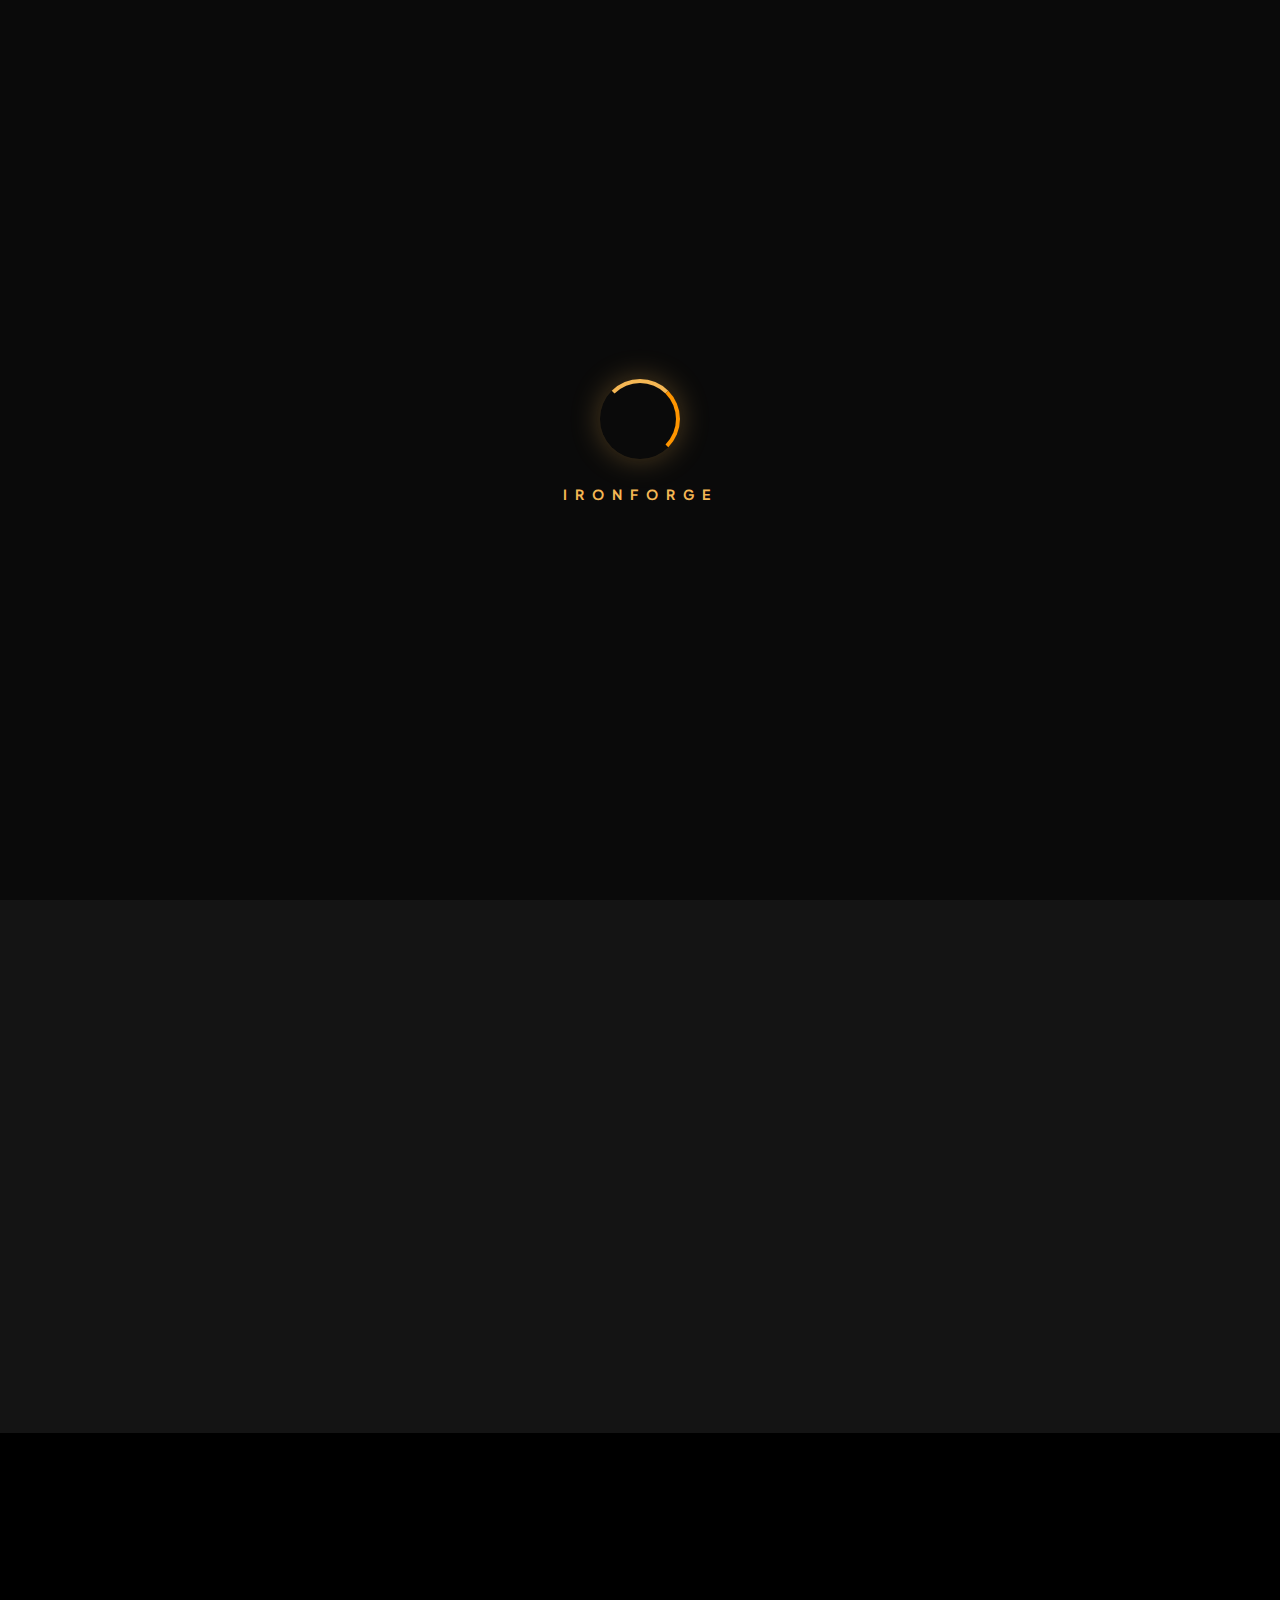
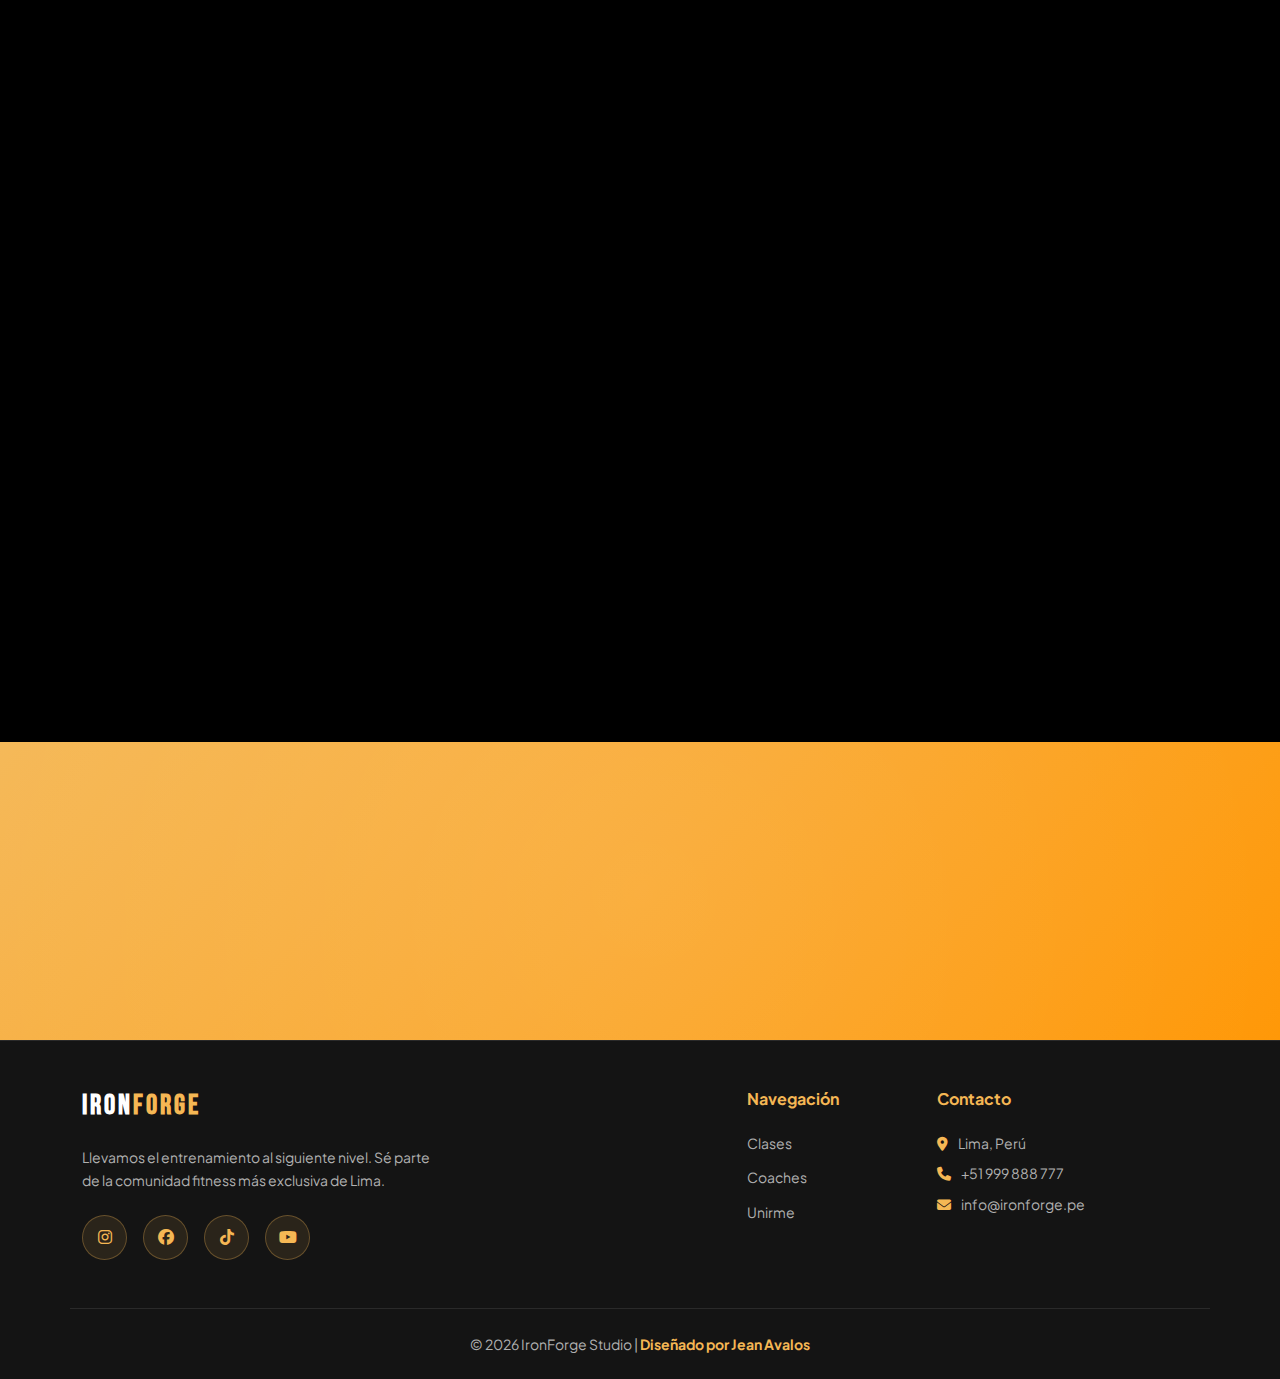
<file: index.html>
<!DOCTYPE html>
<html lang="es">
<head>
    <meta charset="UTF-8">
    <meta name="viewport" content="width=device-width, initial-scale=1.0">
    <title>IronForge Studio | High Performance Gym - Jean Avalos</title>
    
    <link rel="icon" type="image/png" href="data:image/svg+xml,<svg xmlns='http://www.w3.org/2000/svg' viewBox='0 0 100 100'><text y='.9em' font-size='90'>🔥</text></svg>">
    
    <link href="https://cdn.jsdelivr.net/npm/bootstrap@5.3.0/dist/css/bootstrap.min.css" rel="stylesheet">
    <link href="https://fonts.googleapis.com/css2?family=Plus+Jakarta+Sans:wght@400;600;700;800&family=Bebas+Neue&display=swap" rel="stylesheet">
    <link rel="stylesheet" href="https://cdnjs.cloudflare.com/ajax/libs/font-awesome/6.4.0/css/all.min.css">
    <link rel="stylesheet" href="style.css">
</head>
<body class="bg-black text-white">

    <!-- Preloader -->
    <div id="preloader">
        <div class="loader-content text-center">
            <div class="loader-ring"></div>
            <p class="mt-4 fw-bold text-uppercase small loader-text">IRONFORGE</p>
        </div>
    </div>

    <!-- Navigation -->
    <nav class="navbar navbar-expand-lg fixed-top nav-glass" id="mainNav">
        <div class="container">
            <a class="navbar-brand fw-bold fs-3 brand-logo" href="index.html">
                IRON<span class="text-accent">FORGE</span>
            </a>
            <button class="navbar-toggler border-0 shadow-none" type="button" data-bs-toggle="collapse" data-bs-target="#navbarNav">
                <span class="navbar-toggler-icon"></span>
            </button>

            <div class="collapse navbar-collapse" id="navbarNav">
                <ul class="navbar-nav ms-auto align-items-center">
                    <li class="nav-item"><a class="nav-link px-3 active" href="index.html">Inicio</a></li>
                    <li class="nav-item"><a class="nav-link px-3" href="clases.html">Clases</a></li>
                    <li class="nav-item"><a class="nav-link px-3" href="entrenadores.html">Coaches</a></li>
                    <li class="nav-item"><a class="nav-link px-3" href="contacto.html">Contacto</a></li>
                    <li class="nav-item ms-lg-4">
                        <a class="btn btn-accent btn-pill px-4 py-2" href="contacto.html">
                            <span>PRUEBA GRATIS</span>
                            <i class="fas fa-arrow-right ms-2"></i>
                        </a>
                    </li>
                </ul>
            </div>
        </div>
    </nav>

    <!-- Hero Section -->
    <header class="hero-fitness d-flex align-items-center position-relative overflow-hidden">
        <div class="hero-overlay"></div>
        <div class="particles-bg" id="particles"></div>
        
        <div class="container text-center text-lg-start position-relative">
            <div class="row align-items-center">
                <div class="col-lg-7">
                    <span class="badge-modern mb-3" data-aos="fade-up">
                        <i class="fas fa-fire me-2"></i>Sin Excusas, Solo Resultados
                    </span>
                    <h1 class="display-1 fw-bold mb-4 hero-title" data-aos="fade-up" data-aos-delay="100">
                        FORJA TU MEJOR <br> <span class="text-accent glow-text">VERSIÓN</span>
                    </h1>
                    <p class="lead text-white-50 mb-5" data-aos="fade-up" data-aos-delay="200">
                        Entrenamiento de élite y nutrición personalizada bajo la metodología de <strong class="text-accent">Jean Avalos</strong>. El cambio empieza hoy.
                    </p>
                    <div class="d-flex flex-column flex-sm-row gap-3" data-aos="fade-up" data-aos-delay="300">
                        <a href="clases.html" class="btn btn-accent btn-pill px-5 py-3 btn-hover-effect">
                            <span>EMPEZAR AHORA</span>
                            <i class="fas fa-bolt ms-2"></i>
                        </a>
                        <a href="#planes" class="btn btn-outline-light btn-pill px-5 py-3 btn-hover-effect">
                            <span>VER PLANES</span>
                            <i class="fas fa-chevron-down ms-2"></i>
                        </a>
                    </div>
                </div>
                <div class="col-lg-5 d-none d-lg-block" data-aos="fade-left" data-aos-delay="400">
                    <div class="hero-stats-card">
                        <div class="stat-item">
                            <h3 class="display-4 fw-bold text-accent mb-0 counter" data-target="500">0</h3>
                            <p class="text-white-50 small mb-0">Miembros Activos</p>
                        </div>
                        <div class="stat-item">
                            <h3 class="display-4 fw-bold text-accent mb-0 counter" data-target="15">0</h3>
                            <p class="text-white-50 small mb-0">Coaches Certificados</p>
                        </div>
                        <div class="stat-item">
                            <h3 class="display-4 fw-bold text-accent mb-0 counter" data-target="98">0</h3>
                            <p class="text-white-50 small mb-0">% Satisfacción</p>
                        </div>
                    </div>
                </div>
            </div>
        </div>
        
        <div class="scroll-indicator">
            <div class="mouse"></div>
        </div>
    </header>

    <!-- Features Section -->
    <section class="py-5 bg-dark-custom position-relative">
        <div class="container py-lg-5">
            <div class="row g-4">
                <div class="col-md-4" data-aos="fade-up">
                    <div class="feature-card">
                        <div class="feature-icon">
                            <i class="fas fa-dumbbell"></i>
                        </div>
                        <h4 class="fw-bold mb-3">Equipamiento Top</h4>
                        <p class="text-white-50 small">Máquinas de última generación y zonas de peso libre diseñadas para el máximo rendimiento.</p>
                        <div class="feature-line"></div>
                    </div>
                </div>
                <div class="col-md-4" data-aos="fade-up" data-aos-delay="100">
                    <div class="feature-card">
                        <div class="feature-icon">
                            <i class="fas fa-user-ninja"></i>
                        </div>
                        <h4 class="fw-bold mb-3">Coaches Certificados</h4>
                        <p class="text-white-50 small">Asesoría constante por expertos en biomecánica y alto rendimiento deportivo.</p>
                        <div class="feature-line"></div>
                    </div>
                </div>
                <div class="col-md-4" data-aos="fade-up" data-aos-delay="200">
                    <div class="feature-card">
                        <div class="feature-icon">
                            <i class="fas fa-apple-alt"></i>
                        </div>
                        <h4 class="fw-bold mb-3">Plan Nutricional</h4>
                        <p class="text-white-50 small">Dietas personalizadas que se adaptan a tu ritmo de vida y objetivos específicos.</p>
                        <div class="feature-line"></div>
                    </div>
                </div>
            </div>
        </div>
    </section>

    <!-- Pricing Section -->
    <section class="py-5 position-relative" id="planes">
        <div class="container py-lg-5">
            <div class="text-center mb-5" data-aos="fade-up">
                <span class="badge-modern mb-3">
                    <i class="fas fa-crown me-2"></i>Elige tu nivel
                </span>
                <h2 class="display-4 fw-bold section-title">
                    PLANES DE <span class="text-accent glow-text">MEMBRESÍA</span>
                </h2>
                <p class="text-white-50">Elige el nivel de compromiso que tu cuerpo merece.</p>
            </div>
            
            <div class="row g-4 justify-content-center">
                <!-- Plan Basic -->
                <div class="col-lg-4 col-md-6" data-aos="fade-up" data-aos-delay="100">
                    <div class="pricing-card pricing-basic">
                        <div class="pricing-header">
                            <h5 class="text-uppercase small mb-3 text-white-50">Plan Basic</h5>
                            <div class="pricing-amount">
                                <span class="currency">S/</span>
                                <span class="price">120</span>
                                <span class="period">/mes</span>
                            </div>
                        </div>
                        <ul class="pricing-features">
                            <li><i class="fas fa-check"></i> Acceso total al Gym</li>
                            <li><i class="fas fa-check"></i> Evaluación inicial</li>
                            <li class="disabled"><i class="fas fa-times"></i> Nutrición personalizada</li>
                            <li class="disabled"><i class="fas fa-times"></i> Entrenador Personal</li>
                        </ul>
                        <button class="btn btn-outline-accent btn-pill w-100 btn-hover-effect">
                            <span>ELEGIR PLAN</span>
                        </button>
                    </div>
                </div>
                
                <!-- Plan Elite -->
                <div class="col-lg-4 col-md-6" data-aos="fade-up" data-aos-delay="200">
                    <div class="pricing-card pricing-elite">
                        <span class="pricing-badge">
                            <i class="fas fa-star me-2"></i>RECOMENDADO
                        </span>
                        <div class="pricing-header">
                            <h5 class="text-uppercase small mb-3 fw-bold">Plan Elite</h5>
                            <div class="pricing-amount">
                                <span class="currency">S/</span>
                                <span class="price">250</span>
                                <span class="period">/mes</span>
                            </div>
                        </div>
                        <ul class="pricing-features">
                            <li><i class="fas fa-check"></i> Acceso 24/7</li>
                            <li><i class="fas fa-check"></i> Clases grupales ilimitadas</li>
                            <li><i class="fas fa-check"></i> Plan de Nutrición Pro</li>
                            <li><i class="fas fa-check"></i> 4 sesiones con Coach</li>
                        </ul>
                        <button class="btn btn-dark btn-pill w-100 py-3 fw-bold btn-hover-effect">
                            <span>SUSCRIBIRME AHORA</span>
                            <i class="fas fa-arrow-right ms-2"></i>
                        </button>
                    </div>
                </div>
            </div>
        </div>
    </section>

    <!-- CTA Section -->
    <section class="py-5 bg-gradient-accent">
        <div class="container py-5">
            <div class="row align-items-center">
                <div class="col-lg-8" data-aos="fade-right">
                    <h2 class="display-5 fw-bold mb-3">¿Listo para transformarte?</h2>
                    <p class="lead mb-0">Únete a la comunidad fitness más exclusiva de Lima y alcanza tus metas.</p>
                </div>
                <div class="col-lg-4 text-lg-end mt-4 mt-lg-0" data-aos="fade-left">
                    <a href="contacto.html" class="btn btn-dark btn-pill px-5 py-3 btn-hover-effect">
                        <span>AGENDA TU PRUEBA</span>
                        <i class="fas fa-calendar-check ms-2"></i>
                    </a>
                </div>
            </div>
        </div>
    </section>

    <!-- Footer -->
    <footer class="bg-dark-custom pt-5 pb-4">
        <div class="container">
            <div class="row g-4 border-bottom border-secondary pb-5">
                <div class="col-lg-4">
                    <h3 class="fw-bold mb-4 brand-logo">
                        IRON<span class="text-accent">FORGE</span>
                    </h3>
                    <p class="text-white-50 small mb-4">
                        Llevamos el entrenamiento al siguiente nivel. Sé parte de la comunidad fitness más exclusiva de Lima.
                    </p>
                    <div class="social-links">
                        <a href="#" class="social-link"><i class="fab fa-instagram"></i></a>
                        <a href="#" class="social-link"><i class="fab fa-facebook"></i></a>
                        <a href="#" class="social-link"><i class="fab fa-tiktok"></i></a>
                        <a href="#" class="social-link"><i class="fab fa-youtube"></i></a>
                    </div>
                </div>
                <div class="col-lg-2 ms-auto">
                    <h6 class="fw-bold mb-4 text-accent">Navegación</h6>
                    <ul class="list-unstyled small footer-links">
                        <li><a href="clases.html">Clases</a></li>
                        <li><a href="entrenadores.html">Coaches</a></li>
                        <li><a href="contacto.html">Unirme</a></li>
                    </ul>
                </div>
                <div class="col-lg-3">
                    <h6 class="fw-bold mb-4 text-accent">Contacto</h6>
                    <ul class="list-unstyled small text-white-50">
                        <li class="mb-2"><i class="fas fa-map-marker-alt text-accent me-2"></i> Lima, Perú</li>
                        <li class="mb-2"><i class="fas fa-phone text-accent me-2"></i> +51 999 888 777</li>
                        <li class="mb-2"><i class="fas fa-envelope text-accent me-2"></i> info@ironforge.pe</li>
                    </ul>
                </div>
            </div>
            <div class="pt-4 text-center">
                <p class="small text-white-50 mb-0">
                    &copy; 2026 IronForge Studio | <strong class="text-accent">Diseñado por Jean Avalos</strong>
                </p>
            </div>
        </div>
    </footer>

    <!-- Scroll to Top Button -->
    <button id="scrollTopBtn" class="scroll-top-btn">
        <i class="fas fa-arrow-up"></i>
    </button>

    <script src="https://cdn.jsdelivr.net/npm/bootstrap@5.3.0/dist/js/bootstrap.bundle.min.js"></script>
    <script src="https://unpkg.com/aos@2.3.1/dist/aos.js"></script>
    <link href="https://unpkg.com/aos@2.3.1/dist/aos.css" rel="stylesheet">
    <script src="main.js"></script>
</body>

</html>
</file>
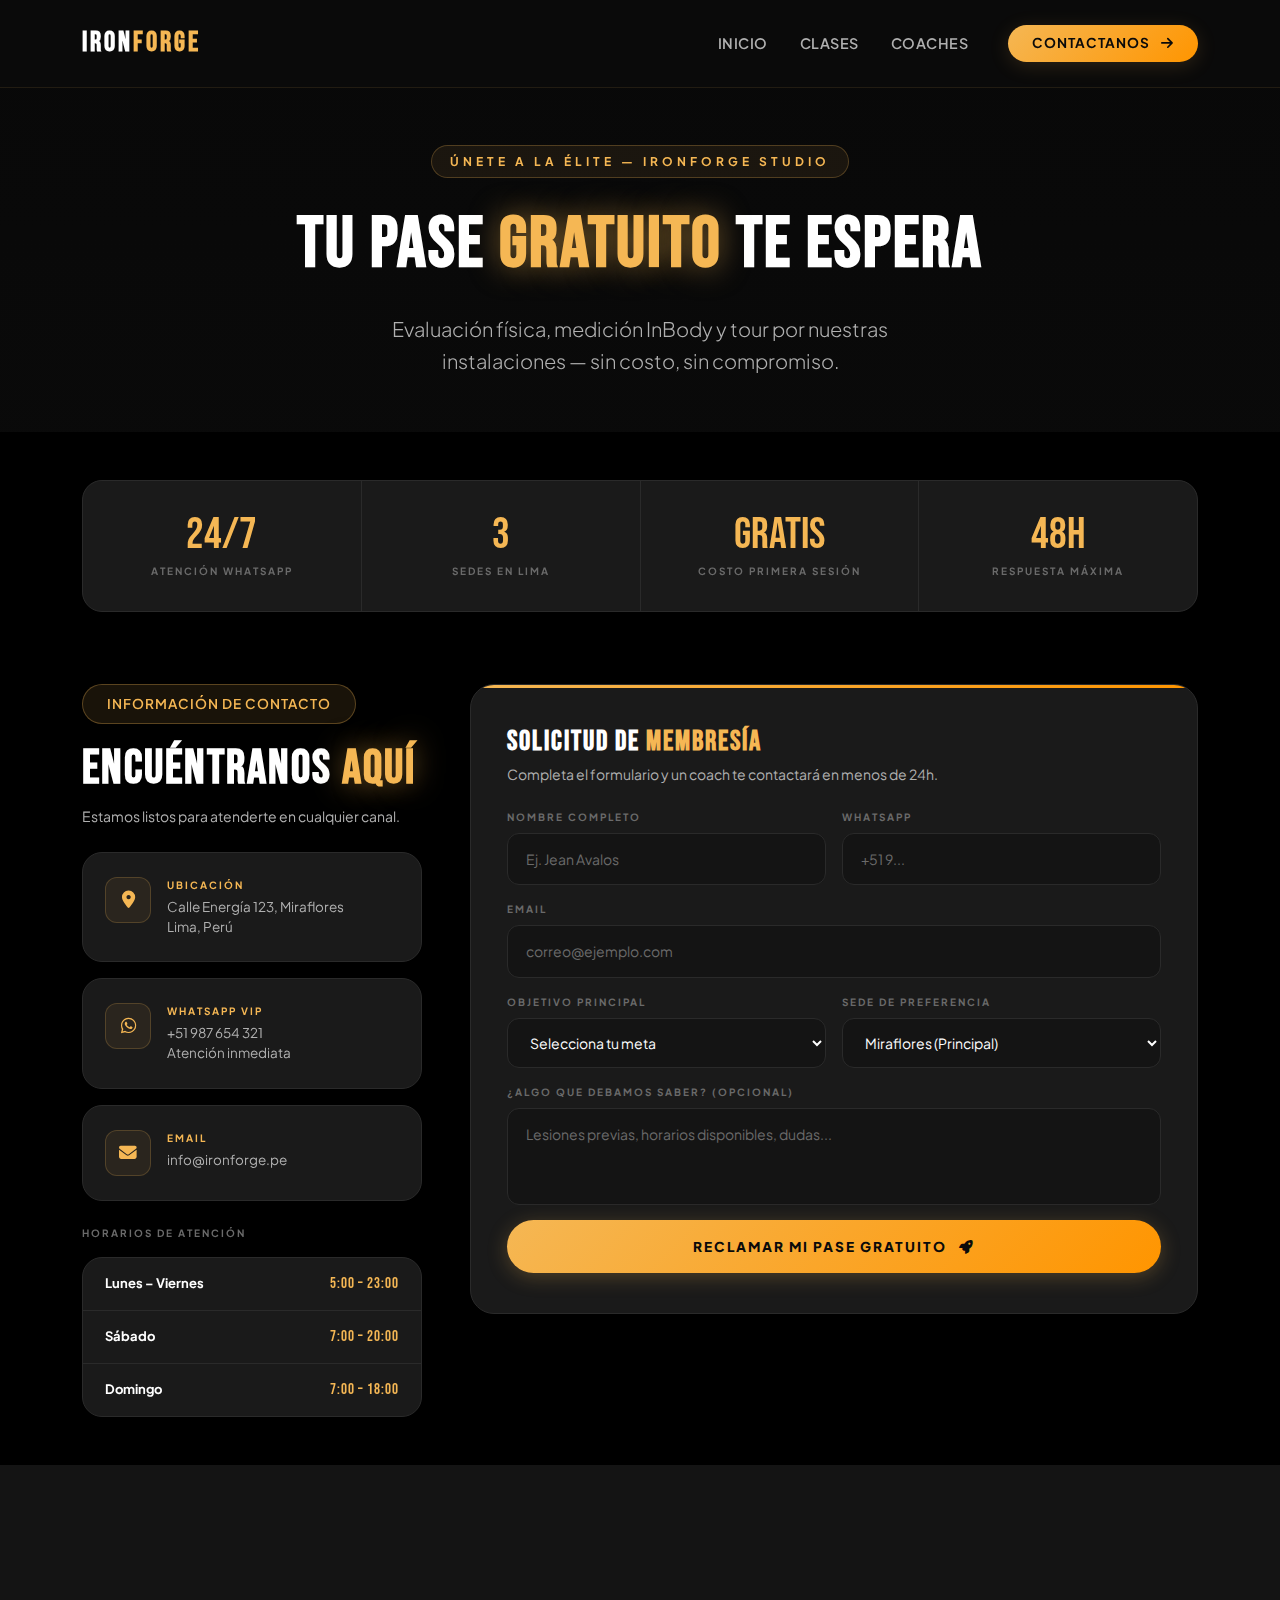
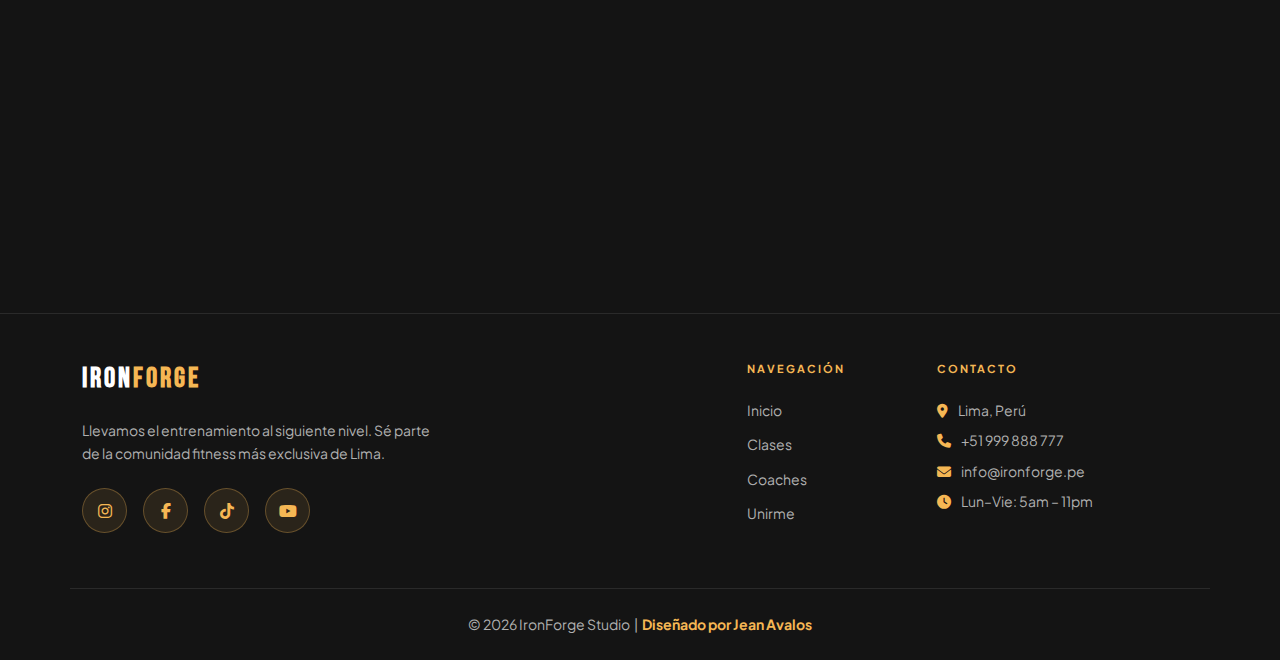
<file: contacto.html>
<!DOCTYPE html>
<html lang="es">
<head>
    <meta charset="UTF-8">
    <meta name="viewport" content="width=device-width, initial-scale=1.0">
    <title>IronForge Studio | Contacto - Jean Avalos</title>

    <link rel="icon" href="data:image/svg+xml,<svg xmlns='http://www.w3.org/2000/svg' viewBox='0 0 100 100'><text y='.9em' font-size='90'>🔥</text></svg>">

    <link href="https://cdn.jsdelivr.net/npm/bootstrap@5.3.0/dist/css/bootstrap.min.css" rel="stylesheet">
    <link href="https://fonts.googleapis.com/css2?family=Bebas+Neue&family=Plus+Jakarta+Sans:wght@400;600;700;800&display=swap" rel="stylesheet">
    <link rel="stylesheet" href="https://cdnjs.cloudflare.com/ajax/libs/font-awesome/6.4.0/css/all.min.css">
    <link href="https://unpkg.com/aos@2.3.1/dist/aos.css" rel="stylesheet">
    <link rel="stylesheet" href="style.css">

    <style>
        /* ── HERO ─────────────────────────────────── */
        .contact-hero {
            min-height: 48vh;
            background:
                linear-gradient(to bottom, rgba(10,10,10,0.82) 0%, rgba(10,10,10,0.97) 100%),
                url('https://images.unsplash.com/photo-1571019613576-2b22c76fd955?w=1920&q=80') center/cover no-repeat;
            display: flex;
            align-items: center;
            padding-top: 90px;
        }
        .contact-hero .eyebrow {
            display: inline-block;
            font-size: 0.75rem; font-weight: 700;
            letter-spacing: 4px; text-transform: uppercase;
            color: var(--accent-primary);
            background: rgba(245,183,84,0.08);
            border: 1px solid rgba(245,183,84,0.25);
            padding: 6px 18px; border-radius: 50px;
            margin-bottom: 1.5rem;
        }

        /* ── INFO CARDS IZQUIERDA ─────────────────── */
        .info-card {
            background: var(--card-bg);
            border: 1px solid var(--border-color);
            border-radius: 20px;
            padding: 24px 22px;
            display: flex;
            align-items: flex-start;
            gap: 16px;
            transition: all var(--transition-base);
            margin-bottom: 16px;
            position: relative;
            overflow: hidden;
        }
        .info-card::before {
            content: '';
            position: absolute; top: -2px; left: -2px; right: -2px; bottom: -2px;
            background: var(--accent-gradient);
            border-radius: 22px;
            opacity: 0;
            z-index: -1;
            transition: opacity var(--transition-base);
        }
        .info-card:hover { transform: translateX(6px); }
        .info-card:hover::before { opacity: 1; }

        .info-icon {
            width: 46px; height: 46px;
            background: rgba(245,183,84,0.08);
            border: 1px solid rgba(245,183,84,0.2);
            border-radius: 12px;
            display: flex; align-items: center; justify-content: center;
            flex-shrink: 0;
            transition: all var(--transition-base);
        }
        .info-icon i { font-size: 1.1rem; color: var(--accent-primary); }
        .info-card:hover .info-icon { background: var(--accent-gradient); border-color: transparent; }
        .info-card:hover .info-icon i { color: var(--primary-bg); }

        .info-title {
            font-size: 10px; font-weight: 700;
            letter-spacing: 2px; text-transform: uppercase;
            color: var(--accent-primary);
            margin-bottom: 4px;
        }
        .info-text {
            font-size: 13.5px;
            color: var(--text-secondary);
            margin: 0; line-height: 1.5;
        }

        /* ── HORARIO STRIP ────────────────────────── */
        .horario-strip {
            background: var(--card-bg);
            border: 1px solid var(--border-color);
            border-radius: 20px;
            overflow: hidden;
        }
        .horario-row {
            display: flex;
            justify-content: space-between;
            align-items: center;
            padding: 14px 22px;
            border-bottom: 1px solid var(--border-color);
            font-size: 13px;
            transition: background var(--transition-fast);
        }
        .horario-row:last-child { border-bottom: none; }
        .horario-row:hover { background: rgba(245,183,84,0.04); }
        .horario-day { font-weight: 700; color: var(--text-primary); }
        .horario-time { color: var(--accent-primary); font-family: 'Bebas Neue', cursive; font-size: 15px; letter-spacing: 1px; }

        /* ── FORM CARD ────────────────────────────── */
        .form-card {
            background: var(--card-bg);
            border: 1px solid var(--border-color);
            border-radius: 24px;
            padding: 40px 36px;
            position: relative;
            overflow: hidden;
        }
        .form-card::before {
            content: '';
            position: absolute; top: 0; left: 0; right: 0;
            height: 3px;
            background: var(--accent-gradient);
        }

        /* Inputs estilizados */
        .form-label-custom {
            font-size: 10px; font-weight: 700;
            letter-spacing: 2px; text-transform: uppercase;
            color: var(--text-muted);
            margin-bottom: 8px;
            display: block;
        }
        .form-control-custom,
        .form-select-custom {
            background: var(--secondary-bg) !important;
            border: 1px solid var(--border-color) !important;
            border-radius: 12px !important;
            color: var(--text-primary) !important;
            padding: 14px 18px !important;
            font-size: 14px !important;
            transition: all var(--transition-base) !important;
            box-shadow: none !important;
            width: 100%;
        }
        .form-control-custom:focus,
        .form-select-custom:focus {
            border-color: rgba(245,183,84,0.5) !important;
            background: var(--card-bg) !important;
            box-shadow: 0 0 0 3px rgba(245,183,84,0.08) !important;
            outline: none;
        }
        .form-control-custom::placeholder { color: var(--text-muted) !important; }
        .form-select-custom option { background: var(--secondary-bg); color: var(--text-primary); }

        /* Submit btn glow */
        .btn-submit-glow {
            background: var(--accent-gradient);
            border: none;
            color: var(--primary-bg);
            font-weight: 800;
            letter-spacing: 2px;
            text-transform: uppercase;
            font-size: 0.85rem;
            padding: 16px 32px;
            border-radius: 50px;
            width: 100%;
            transition: all var(--transition-base);
            box-shadow: 0 4px 20px rgba(245,183,84,0.25);
            position: relative;
            overflow: hidden;
        }
        .btn-submit-glow:hover {
            transform: translateY(-3px);
            box-shadow: 0 8px 30px rgba(245,183,84,0.4);
            color: var(--primary-bg);
        }
        .btn-submit-glow::before {
            content: '';
            position: absolute; top: 50%; left: 50%;
            width: 0; height: 0;
            border-radius: 50%;
            background: rgba(255,255,255,0.2);
            transform: translate(-50%, -50%);
            transition: width 0.6s, height 0.6s;
        }
        .btn-submit-glow:hover::before { width: 400px; height: 400px; }
        .btn-submit-glow span, .btn-submit-glow i { position: relative; z-index: 1; }

        /* Success state */
        .form-success {
            display: none;
            text-align: center;
            padding: 48px 24px;
        }
        .form-success .success-icon {
            width: 72px; height: 72px;
            background: rgba(245,183,84,0.1);
            border: 2px solid var(--accent-primary);
            border-radius: 50%;
            display: flex; align-items: center; justify-content: center;
            margin: 0 auto 20px;
            font-size: 2rem;
            color: var(--accent-primary);
        }

        /* ── MAPA ─────────────────────────────────── */
        .map-wrapper {
            border-radius: 20px;
            overflow: hidden;
            border: 1px solid var(--border-color);
            height: 100%;
            min-height: 360px;
        }
        .map-wrapper iframe {
            display: block;
            width: 100%; height: 100%;
            border: 0;
            filter: invert(90%) hue-rotate(180deg) saturate(0.8);
        }

        /* ── FAQ ACCORDION ────────────────────────── */
        .faq-card {
            background: var(--card-bg);
            border: 1px solid var(--border-color);
            border-radius: 20px;
            overflow: hidden;
            height: 100%;
        }
        .faq-header {
            padding: 28px 28px 0;
        }
        .accordion-item {
            background: transparent !important;
            border: none !important;
            border-bottom: 1px solid var(--border-color) !important;
        }
        .accordion-item:last-child { border-bottom: none !important; }
        .accordion-button {
            background: transparent !important;
            color: var(--text-primary) !important;
            font-weight: 700 !important;
            font-size: 14px !important;
            padding: 18px 28px !important;
            box-shadow: none !important;
        }
        .accordion-button:not(.collapsed) { color: var(--accent-primary) !important; }
        .accordion-button::after {
            filter: invert(1) sepia(1) saturate(2) hue-rotate(10deg);
        }
        .accordion-body {
            font-size: 13.5px;
            color: var(--text-secondary);
            line-height: 1.65;
            padding: 0 28px 20px !important;
        }

        /* ── VALORES STRIP ────────────────────────── */
        .values-strip {
            display: grid;
            grid-template-columns: repeat(4, 1fr);
            gap: 1px;
            background: var(--border-color);
            border: 1px solid var(--border-color);
            border-radius: 20px;
            overflow: hidden;
        }
        .value-cell {
            background: var(--card-bg);
            padding: 32px 24px;
            text-align: center;
            transition: background var(--transition-base);
        }
        .value-cell:hover { background: var(--secondary-bg); }
        .value-num {
            font-family: 'Bebas Neue', cursive;
            font-size: 44px; color: var(--accent-primary);
            line-height: 1;
        }
        .value-label {
            font-size: 10px; font-weight: 700;
            letter-spacing: 2px; text-transform: uppercase;
            color: var(--text-muted); margin-top: 6px;
        }

        /* ── RESPONSIVE ───────────────────────────── */
        @media (max-width: 991px) {
            .values-strip { grid-template-columns: repeat(2, 1fr); }
            .form-card { padding: 32px 24px; }
            .map-wrapper { min-height: 280px; }
        }
        @media (max-width: 640px) {
            .values-strip { grid-template-columns: repeat(2, 1fr); }
            .form-card { padding: 28px 20px; }
        }
    </style>
</head>
<body class="bg-black text-white">

    <!-- Preloader -->
    <div id="preloader">
        <div class="loader-content text-center">
            <div class="loader-ring"></div>
            <p class="mt-4 fw-bold text-uppercase small loader-text">IRONFORGE</p>
        </div>
    </div>

    <!-- Navigation -->
    <nav class="navbar navbar-expand-lg fixed-top nav-glass" id="mainNav">
        <div class="container">
            <a class="navbar-brand fw-bold fs-3 brand-logo" href="index.html">
                IRON<span class="text-accent">FORGE</span>
            </a>
            <button class="navbar-toggler border-0 shadow-none" type="button" data-bs-toggle="collapse" data-bs-target="#navbarNav">
                <span class="navbar-toggler-icon"></span>
            </button>
            <div class="collapse navbar-collapse" id="navbarNav">
                <ul class="navbar-nav ms-auto align-items-center">
                    <li class="nav-item"><a class="nav-link px-3" href="index.html">Inicio</a></li>
                    <li class="nav-item"><a class="nav-link px-3" href="clases.html">Clases</a></li>
                    <li class="nav-item"><a class="nav-link px-3" href="entrenadores.html">Coaches</a></li>
                    <li class="nav-item ms-lg-4">
                        <a class="btn btn-accent btn-pill btn-hover-effect px-4 py-2" href="contacto.html">
                            <span>CONTACTANOS</span>
                            <i class="fas fa-arrow-right ms-2"></i>
                        </a>
                    </li>
                </ul>
            </div>
        </div>
    </nav>

    <!-- Hero -->
    <header class="contact-hero">
        <div class="container">
            <div class="row justify-content-center text-center">
                <div class="col-lg-8">
                    <span class="eyebrow" data-aos="fade-down">Únete a la élite — IronForge Studio</span>
                    <h1 class="section-title display-2 fw-bold mb-4" data-aos="fade-up" data-aos-delay="100">
                        TU PASE <span class="text-accent glow-text">GRATUITO</span> TE ESPERA
                    </h1>
                    <p class="text-white-50 lead mb-0" data-aos="fade-up" data-aos-delay="200" style="max-width:560px; margin:0 auto;">
                        Evaluación física, medición InBody y tour por nuestras instalaciones — sin costo, sin compromiso.
                    </p>
                </div>
            </div>
        </div>
    </header>

    <!-- Stats strip -->
    <section class="py-5">
        <div class="container" data-aos="fade-up">
            <div class="values-strip">
                <div class="value-cell">
                    <div class="value-num">24/7</div>
                    <div class="value-label">Atención WhatsApp</div>
                </div>
                <div class="value-cell">
                    <div class="value-num">3</div>
                    <div class="value-label">Sedes en Lima</div>
                </div>
                <div class="value-cell">
                    <div class="value-num">Gratis</div>
                    <div class="value-label">Costo Primera Sesión</div>
                </div>
                <div class="value-cell">
                    <div class="value-num">48h</div>
                    <div class="value-label">Respuesta Máxima</div>
                </div>
            </div>
        </div>
    </section>

    <!-- Main contact section -->
    <section class="py-4 pb-5">
        <div class="container">
            <div class="row g-5 align-items-start">

                <!-- Columna izquierda: info + horarios -->
                <div class="col-lg-4" data-aos="fade-right">
                    <div class="mb-4">
                        <span class="badge-modern mb-3 d-inline-block">Información de contacto</span>
                        <h2 class="section-title display-5 fw-bold mb-2">
                            ENCUÉNTRANOS <span class="text-accent glow-text">AQUÍ</span>
                        </h2>
                        <p class="text-white-50 small">Estamos listos para atenderte en cualquier canal.</p>
                    </div>

                    <div class="info-card">
                        <div class="info-icon"><i class="fas fa-location-dot"></i></div>
                        <div>
                            <p class="info-title">Ubicación</p>
                            <p class="info-text">Calle Energía 123, Miraflores<br>Lima, Perú</p>
                        </div>
                    </div>
                    <div class="info-card">
                        <div class="info-icon"><i class="fab fa-whatsapp"></i></div>
                        <div>
                            <p class="info-title">WhatsApp VIP</p>
                            <p class="info-text">+51 987 654 321<br>Atención inmediata</p>
                        </div>
                    </div>
                    <div class="info-card">
                        <div class="info-icon"><i class="fas fa-envelope"></i></div>
                        <div>
                            <p class="info-title">Email</p>
                            <p class="info-text">info@ironforge.pe</p>
                        </div>
                    </div>

                    <!-- Horarios -->
                    <div class="mt-4">
                        <p class="info-title mb-3" style="color:var(--text-muted); font-size:10px; letter-spacing:2px; font-weight:700; text-transform:uppercase;">Horarios de atención</p>
                        <div class="horario-strip">
                            <div class="horario-row">
                                <span class="horario-day">Lunes – Viernes</span>
                                <span class="horario-time">5:00 – 23:00</span>
                            </div>
                            <div class="horario-row">
                                <span class="horario-day">Sábado</span>
                                <span class="horario-time">7:00 – 20:00</span>
                            </div>
                            <div class="horario-row">
                                <span class="horario-day">Domingo</span>
                                <span class="horario-time">7:00 – 18:00</span>
                            </div>
                        </div>
                    </div>
                </div>

                <!-- Columna derecha: formulario -->
                <div class="col-lg-8" data-aos="fade-left">
                    <div class="form-card">
                        <h4 class="section-title fw-bold mb-1 fs-3">SOLICITUD DE <span class="text-accent">MEMBRESÍA</span></h4>
                        <p class="text-white-50 small mb-4">Completa el formulario y un coach te contactará en menos de 24h.</p>

                        <!-- Formulario -->
                        <div id="contactForm">
                            <div class="row g-3">
                                <div class="col-md-6">
                                    <label class="form-label-custom">Nombre Completo</label>
                                    <input type="text" class="form-control-custom" placeholder="Ej. Jean Avalos">
                                </div>
                                <div class="col-md-6">
                                    <label class="form-label-custom">WhatsApp</label>
                                    <input type="tel" class="form-control-custom" placeholder="+51 9...">
                                </div>
                                <div class="col-12">
                                    <label class="form-label-custom">Email</label>
                                    <input type="email" class="form-control-custom" placeholder="correo@ejemplo.com">
                                </div>
                                <div class="col-md-6">
                                    <label class="form-label-custom">Objetivo Principal</label>
                                    <select class="form-select-custom">
                                        <option disabled selected>Selecciona tu meta</option>
                                        <option>Pérdida de Grasa</option>
                                        <option>Ganancia de Masa Muscular</option>
                                        <option>Powerlifting / Fuerza</option>
                                        <option>Preparación Física (Atletas)</option>
                                        <option>Bienestar General</option>
                                    </select>
                                </div>
                                <div class="col-md-6">
                                    <label class="form-label-custom">Sede de Preferencia</label>
                                    <select class="form-select-custom">
                                        <option>Miraflores (Principal)</option>
                                        <option>San Isidro</option>
                                        <option>La Molina</option>
                                    </select>
                                </div>
                                <div class="col-12">
                                    <label class="form-label-custom">¿Algo que debamos saber? (opcional)</label>
                                    <textarea class="form-control-custom" rows="3" placeholder="Lesiones previas, horarios disponibles, dudas..." style="resize:none; border-radius:12px;"></textarea>
                                </div>
                                <div class="col-12 mt-2">
                                    <button class="btn-submit-glow" id="submitBtn" onclick="handleSubmit(event)">
                                        <span>RECLAMAR MI PASE GRATUITO</span>
                                        <i class="fas fa-rocket ms-2"></i>
                                    </button>
                                </div>
                            </div>
                        </div>

                        <!-- Success message -->
                        <div class="form-success" id="formSuccess">
                            <div class="success-icon"><i class="fas fa-check"></i></div>
                            <h4 class="section-title fs-3 fw-bold mb-2">¡SOLICITUD ENVIADA!</h4>
                            <p class="text-white-50">Un coach de IronForge te contactará en las próximas 24 horas. <br>Prepárate para forjar tu mejor versión.</p>
                        </div>
                    </div>
                </div>

            </div>
        </div>
    </section>

    <!-- Mapa + FAQ -->
    <section class="py-4 pb-5 bg-dark-custom">
        <div class="container py-lg-2">
            <div class="row g-4" style="min-height: 380px;">

                <!-- Mapa -->
                <div class="col-lg-6" data-aos="fade-up">
                    <div class="map-wrapper">
                        <iframe
                            src="https://www.google.com/maps/embed?pb=!1m18!1m12!1m3!1d15602.66820542385!2d-77.036666!3d-12.121944!2m3!1f0!2f0!3f0!3m2!1i1024!2i768!4f13.1!3m3!1m2!1s0x9105c805a8120001%3A0x7d0d0805170d0d01!2sMiraflores%2C%20Lima!5e0!3m2!1ses!2spe!4v1645454545454!5m2!1ses!2spe"
                            allowfullscreen="" loading="lazy">
                        </iframe>
                    </div>
                </div>

                <!-- FAQ -->
                <div class="col-lg-6" data-aos="fade-up" data-aos-delay="120">
                    <div class="faq-card">
                        <div class="faq-header mb-2">
                            <span class="badge-modern mb-3 d-inline-block">Preguntas frecuentes</span>
                            <h4 class="section-title fw-bold fs-4">DUDAS <span class="text-accent glow-text">COMUNES</span></h4>
                        </div>
                        <div class="accordion accordion-flush" id="faqGym">
                            <div class="accordion-item">
                                <h2 class="accordion-header">
                                    <button class="accordion-button collapsed" type="button" data-bs-toggle="collapse" data-bs-target="#faq1">
                                        ¿Tienen estacionamiento privado?
                                    </button>
                                </h2>
                                <div id="faq1" class="accordion-collapse collapse" data-bs-parent="#faqGym">
                                    <div class="accordion-body">
                                        Sí, contamos con 2 niveles de estacionamiento gratuito para miembros activos y vigilancia privada las 24 horas.
                                    </div>
                                </div>
                            </div>
                            <div class="accordion-item">
                                <h2 class="accordion-header">
                                    <button class="accordion-button collapsed" type="button" data-bs-toggle="collapse" data-bs-target="#faq2">
                                        ¿Incluye duchas y zona de spa?
                                    </button>
                                </h2>
                                <div id="faq2" class="accordion-collapse collapse" data-bs-parent="#faqGym">
                                    <div class="accordion-body">
                                        Nuestras instalaciones cuentan con camerinos de lujo, duchas españolas, sauna seco y zona de masajes post-entrenamiento.
                                    </div>
                                </div>
                            </div>
                            <div class="accordion-item">
                                <h2 class="accordion-header">
                                    <button class="accordion-button collapsed" type="button" data-bs-toggle="collapse" data-bs-target="#faq3">
                                        ¿Puedo congelar mi membresía?
                                    </button>
                                </h2>
                                <div id="faq3" class="accordion-collapse collapse" data-bs-parent="#faqGym">
                                    <div class="accordion-body">
                                        Sí, los planes Elite permiten congelar hasta 30 días al año sin costo adicional. Solo necesitas avisar con 48h de anticipación.
                                    </div>
                                </div>
                            </div>
                            <div class="accordion-item">
                                <h2 class="accordion-header">
                                    <button class="accordion-button collapsed" type="button" data-bs-toggle="collapse" data-bs-target="#faq4">
                                        ¿La evaluación inicial realmente es gratis?
                                    </button>
                                </h2>
                                <div id="faq4" class="accordion-collapse collapse" data-bs-parent="#faqGym">
                                    <div class="accordion-body">
                                        100% gratis. Incluye medición InBody, evaluación postural con tu coach y un plan de acción personalizado, sin ningún compromiso de compra.
                                    </div>
                                </div>
                            </div>
                        </div>
                    </div>
                </div>
            </div>
        </div>
    </section>

    <!-- Footer -->
    <footer class="bg-dark-custom pt-5 pb-4">
        <div class="container">
            <div class="row g-4 border-bottom border-secondary pb-5">
                <div class="col-lg-4">
                    <h3 class="fw-bold mb-4 brand-logo">IRON<span class="text-accent">FORGE</span></h3>
                    <p class="text-white-50 small mb-4">Llevamos el entrenamiento al siguiente nivel. Sé parte de la comunidad fitness más exclusiva de Lima.</p>
                    <div class="social-links">
                        <a href="#" class="social-link" aria-label="Instagram"><i class="fab fa-instagram"></i></a>
                        <a href="#" class="social-link" aria-label="Facebook"><i class="fab fa-facebook-f"></i></a>
                        <a href="#" class="social-link" aria-label="TikTok"><i class="fab fa-tiktok"></i></a>
                        <a href="#" class="social-link" aria-label="YouTube"><i class="fab fa-youtube"></i></a>
                    </div>
                </div>
                <div class="col-lg-2 ms-auto">
                    <h6 class="fw-bold mb-4 text-accent" style="letter-spacing:2px; font-size:11px; text-transform:uppercase;">Navegación</h6>
                    <ul class="list-unstyled small footer-links">
                        <li><a href="index.html">Inicio</a></li>
                        <li><a href="clases.html">Clases</a></li>
                        <li><a href="entrenadores.html">Coaches</a></li>
                        <li><a href="contacto.html">Unirme</a></li>
                    </ul>
                </div>
                <div class="col-lg-3">
                    <h6 class="fw-bold mb-4 text-accent" style="letter-spacing:2px; font-size:11px; text-transform:uppercase;">Contacto</h6>
                    <ul class="list-unstyled small text-white-50">
                        <li class="mb-2"><i class="fas fa-map-marker-alt text-accent me-2"></i> Lima, Perú</li>
                        <li class="mb-2"><i class="fas fa-phone text-accent me-2"></i> +51 999 888 777</li>
                        <li class="mb-2"><i class="fas fa-envelope text-accent me-2"></i> info@ironforge.pe</li>
                        <li class="mb-2"><i class="fas fa-clock text-accent me-2"></i> Lun–Vie: 5am – 11pm</li>
                    </ul>
                </div>
            </div>
            <div class="pt-4 text-center">
                <p class="small text-white-50 mb-0">
                    &copy; 2026 IronForge Studio &nbsp;|&nbsp; <strong class="text-accent">Diseñado por Jean Avalos</strong>
                </p>
            </div>
        </div>
    </footer>

    <!-- Scroll to Top -->
    <button id="scrollTopBtn" class="scroll-top-btn" aria-label="Volver arriba">
        <i class="fas fa-arrow-up"></i>
    </button>

    <script src="https://cdn.jsdelivr.net/npm/bootstrap@5.3.0/dist/js/bootstrap.bundle.min.js"></script>
    <script src="https://unpkg.com/aos@2.3.1/dist/aos.js"></script>
    <script>
        AOS.init({ duration: 700, once: true, offset: 60 });

        window.addEventListener('load', () => {
            setTimeout(() => {
                const pre = document.getElementById('preloader');
                if (pre) pre.classList.add('hidden');
            }, 600);
        });

        const nav = document.getElementById('mainNav');
        window.addEventListener('scroll', () => {
            nav.classList.toggle('scrolled', window.scrollY > 50);
        }, { passive: true });

        const btn = document.getElementById('scrollTopBtn');
        window.addEventListener('scroll', () => {
            btn.classList.toggle('visible', window.scrollY > 400);
        }, { passive: true });
        btn.addEventListener('click', () => window.scrollTo({ top: 0, behavior: 'smooth' }));

        function handleSubmit(e) {
            e.preventDefault();
            const formEl = document.getElementById('contactForm');
            const successEl = document.getElementById('formSuccess');
            formEl.style.opacity = '0';
            formEl.style.transition = 'opacity 0.3s ease';
            setTimeout(() => {
                formEl.style.display = 'none';
                successEl.style.display = 'block';
                successEl.style.opacity = '0';
                successEl.style.transition = 'opacity 0.4s ease';
                requestAnimationFrame(() => { successEl.style.opacity = '1'; });
            }, 300);
        }
    </script>
</body>
</html>
</file>
<file: style.css>
/* ===============================================
   IRONFORGE STUDIO - CUSTOM STYLES
   Premium Gym Website by Jean Avalos
   =============================================== */

/* ========== ROOT VARIABLES ========== */
:root {
    --primary-bg: #0a0a0a;
    --secondary-bg: #141414;
    --card-bg: #1a1a1a;
    
    --accent-primary: #f5b754;
    --accent-secondary: #ff9500;
    --accent-gradient: linear-gradient(135deg, #f5b754 0%, #ff9500 100%);
    
    --text-primary: #ffffff;
    --text-secondary: #b0b0b0;
    --text-muted: #6a6a6a;
    
    --border-color: #2a2a2a;
    --shadow-sm: 0 2px 10px rgba(245, 183, 84, 0.1);
    --shadow-md: 0 4px 20px rgba(245, 183, 84, 0.15);
    --shadow-lg: 0 10px 40px rgba(245, 183, 84, 0.2);
    --shadow-glow: 0 0 30px rgba(245, 183, 84, 0.3);
    
    --transition-fast: 0.2s ease;
    --transition-base: 0.3s ease;
    --transition-slow: 0.5s ease;
}

/* ========== GLOBAL STYLES ========== */
* {
    margin: 0;
    padding: 0;
    box-sizing: border-box;
}

body {
    font-family: 'Plus Jakarta Sans', sans-serif;
    background-color: var(--primary-bg);
    color: var(--text-primary);
    overflow-x: hidden;
    line-height: 1.6;
}

::selection {
    background-color: var(--accent-primary);
    color: var(--primary-bg);
}

/* Custom Scrollbar */
::-webkit-scrollbar {
    width: 10px;
}

::-webkit-scrollbar-track {
    background: var(--secondary-bg);
}

::-webkit-scrollbar-thumb {
    background: var(--accent-gradient);
    border-radius: 10px;
}

::-webkit-scrollbar-thumb:hover {
    background: var(--accent-secondary);
}

/* ========== PRELOADER ========== */
#preloader {
    position: fixed;
    top: 0;
    left: 0;
    width: 100%;
    height: 100%;
    background: var(--primary-bg);
    display: flex;
    align-items: center;
    justify-content: center;
    z-index: 9999;
    transition: opacity 0.5s ease, visibility 0.5s ease;
}

#preloader.hidden {
    opacity: 0;
    visibility: hidden;
}

.loader-content {
    position: relative;
}

.loader-ring {
    width: 80px;
    height: 80px;
    border: 4px solid transparent;
    border-top-color: var(--accent-primary);
    border-right-color: var(--accent-secondary);
    border-radius: 50%;
    animation: spin 1s linear infinite;
    margin: 0 auto;
    box-shadow: var(--shadow-glow);
}

.loader-text {
    letter-spacing: 8px;
    color: var(--accent-primary);
    animation: pulse 1.5s ease-in-out infinite;
}

@keyframes spin {
    to { transform: rotate(360deg); }
}

@keyframes pulse {
    0%, 100% { opacity: 1; }
    50% { opacity: 0.5; }
}

/* ========== NAVIGATION ========== */
.nav-glass {
    background: rgba(10, 10, 10, 0.85);
    backdrop-filter: blur(20px);
    -webkit-backdrop-filter: blur(20px);
    border-bottom: 1px solid rgba(245, 183, 84, 0.1);
    transition: all var(--transition-base);
    padding: 1rem 0;
}

.nav-glass.scrolled {
    background: rgba(10, 10, 10, 0.95);
    padding: 0.5rem 0;
    box-shadow: var(--shadow-md);
}

.brand-logo {
    font-family: 'Bebas Neue', cursive;
    letter-spacing: 3px;
    color: var(--text-primary);
    transition: all var(--transition-base);
    position: relative;
}

.brand-logo:hover {
    transform: scale(1.05);
}

.text-accent {
    color: var(--accent-primary);
    position: relative;
}

.navbar-nav .nav-link {
    color: var(--text-secondary) !important;
    font-weight: 600;
    font-size: 0.9rem;
    letter-spacing: 0.5px;
    text-transform: uppercase;
    position: relative;
    transition: all var(--transition-base);
}

.navbar-nav .nav-link::before {
    content: '';
    position: absolute;
    bottom: 0;
    left: 50%;
    width: 0;
    height: 2px;
    background: var(--accent-gradient);
    transition: all var(--transition-base);
    transform: translateX(-50%);
}

.navbar-nav .nav-link:hover,
.navbar-nav .nav-link.active {
    color: var(--accent-primary) !important;
}

.navbar-nav .nav-link:hover::before,
.navbar-nav .nav-link.active::before {
    width: 80%;
}

.navbar-toggler {
    border: none !important;
    padding: 0.5rem;
}

.navbar-toggler:focus {
    box-shadow: none !important;
}

.navbar-toggler-icon {
    background-image: url("data:image/svg+xml,%3csvg xmlns='http://www.w3.org/2000/svg' viewBox='0 0 30 30'%3e%3cpath stroke='rgba(245, 183, 84, 1)' stroke-linecap='round' stroke-miterlimit='10' stroke-width='2' d='M4 7h22M4 15h22M4 23h22'/%3e%3c/svg%3e");
}

/* ========== BUTTONS ========== */
.btn-pill {
    border-radius: 50px;
    font-weight: 700;
    letter-spacing: 1px;
    text-transform: uppercase;
    font-size: 0.85rem;
    position: relative;
    overflow: hidden;
    z-index: 1;
    transition: all var(--transition-base);
}

.btn-accent {
    background: var(--accent-gradient);
    border: none;
    color: var(--primary-bg);
    box-shadow: var(--shadow-md);
}

.btn-accent:hover {
    transform: translateY(-2px);
    box-shadow: var(--shadow-lg);
    color: var(--primary-bg);
}

.btn-outline-accent {
    border: 2px solid var(--accent-primary);
    color: var(--accent-primary);
    background: transparent;
}

.btn-outline-accent:hover {
    background: var(--accent-gradient);
    border-color: transparent;
    color: var(--primary-bg);
    transform: translateY(-2px);
    box-shadow: var(--shadow-md);
}

.btn-outline-light {
    border: 2px solid rgba(255, 255, 255, 0.3);
    color: var(--text-primary);
    background: transparent;
}

.btn-outline-light:hover {
    background: rgba(255, 255, 255, 0.1);
    border-color: var(--text-primary);
    color: var(--text-primary);
    transform: translateY(-2px);
}

.btn-hover-effect {
    position: relative;
    overflow: hidden;
}

.btn-hover-effect::before {
    content: '';
    position: absolute;
    top: 50%;
    left: 50%;
    width: 0;
    height: 0;
    border-radius: 50%;
    background: rgba(255, 255, 255, 0.2);
    transform: translate(-50%, -50%);
    transition: width 0.6s, height 0.6s;
}

.btn-hover-effect:hover::before {
    width: 300px;
    height: 300px;
}

.btn-hover-effect span {
    position: relative;
    z-index: 1;
}

.btn-hover-effect i {
    position: relative;
    z-index: 1;
    transition: transform var(--transition-base);
}

.btn-hover-effect:hover i {
    transform: translateX(5px);
}

/* ========== HERO SECTION ========== */
.hero-fitness {
    min-height: 100vh;
    background: 
        linear-gradient(135deg, rgba(10, 10, 10, 0.95) 0%, rgba(20, 20, 20, 0.9) 100%),
        url('https://images.unsplash.com/photo-1534438327276-14e5300c3a48?w=1920') center/cover no-repeat;
    position: relative;
    padding-top: 100px;
}

.hero-overlay {
    position: absolute;
    top: 0;
    left: 0;
    width: 100%;
    height: 100%;
    background: radial-gradient(circle at 30% 50%, rgba(245, 183, 84, 0.1) 0%, transparent 50%);
    pointer-events: none;
}

.particles-bg {
    position: absolute;
    top: 0;
    left: 0;
    width: 100%;
    height: 100%;
    overflow: hidden;
    pointer-events: none;
}

.hero-title {
    font-family: 'Bebas Neue', cursive;
    font-size: clamp(3rem, 8vw, 6rem);
    line-height: 1;
    letter-spacing: 3px;
}

.glow-text {
    text-shadow: 0 0 30px rgba(245, 183, 84, 0.5);
    animation: glow 2s ease-in-out infinite;
}

@keyframes glow {
    0%, 100% {
        text-shadow: 0 0 20px rgba(245, 183, 84, 0.5);
    }
    50% {
        text-shadow: 0 0 40px rgba(245, 183, 84, 0.8), 0 0 60px rgba(245, 183, 84, 0.4);
    }
}

.badge-modern {
    display: inline-block;
    padding: 0.5rem 1.5rem;
    background: rgba(245, 183, 84, 0.1);
    border: 1px solid rgba(245, 183, 84, 0.3);
    border-radius: 50px;
    color: var(--accent-primary);
    font-size: 0.85rem;
    font-weight: 600;
    letter-spacing: 1px;
    text-transform: uppercase;
    backdrop-filter: blur(10px);
    animation: float 3s ease-in-out infinite;
}

@keyframes float {
    0%, 100% { transform: translateY(0); }
    50% { transform: translateY(-10px); }
}

.hero-stats-card {
    background: rgba(26, 26, 26, 0.6);
    backdrop-filter: blur(20px);
    border: 1px solid var(--border-color);
    border-radius: 30px;
    padding: 3rem 2rem;
    box-shadow: var(--shadow-lg);
}

.stat-item {
    text-align: center;
    padding: 1.5rem 0;
    border-bottom: 1px solid var(--border-color);
}

.stat-item:last-child {
    border-bottom: none;
}

.scroll-indicator {
    position: absolute;
    bottom: 30px;
    left: 50%;
    transform: translateX(-50%);
    animation: bounce 2s infinite;
}

.mouse {
    width: 24px;
    height: 40px;
    border: 2px solid var(--accent-primary);
    border-radius: 20px;
    position: relative;
}

.mouse::before {
    content: '';
    position: absolute;
    top: 8px;
    left: 50%;
    transform: translateX(-50%);
    width: 4px;
    height: 8px;
    background: var(--accent-primary);
    border-radius: 2px;
    animation: scroll 2s infinite;
}

@keyframes bounce {
    0%, 100% { transform: translateX(-50%) translateY(0); }
    50% { transform: translateX(-50%) translateY(-10px); }
}

@keyframes scroll {
    0% { opacity: 1; top: 8px; }
    100% { opacity: 0; top: 20px; }
}

/* ========== FEATURE CARDS ========== */
.bg-dark-custom {
    background-color: var(--secondary-bg);
}

.feature-card {
    background: var(--card-bg);
    padding: 3rem 2rem;
    border-radius: 30px;
    border: 1px solid var(--border-color);
    height: 100%;
    transition: all var(--transition-base);
    position: relative;
    overflow: hidden;
}

.feature-card::before {
    content: '';
    position: absolute;
    top: -2px;
    left: -2px;
    right: -2px;
    bottom: -2px;
    background: var(--accent-gradient);
    border-radius: 30px;
    opacity: 0;
    transition: opacity var(--transition-base);
    z-index: -1;
}

.feature-card:hover::before {
    opacity: 1;
}

.feature-card:hover {
    transform: translateY(-10px);
    box-shadow: var(--shadow-lg);
    background: var(--secondary-bg);
}

.feature-icon {
    width: 80px;
    height: 80px;
    background: rgba(245, 183, 84, 0.1);
    border-radius: 20px;
    display: flex;
    align-items: center;
    justify-content: center;
    margin-bottom: 1.5rem;
    transition: all var(--transition-base);
}

.feature-icon i {
    font-size: 2rem;
    color: var(--accent-primary);
    transition: all var(--transition-base);
}

.feature-card:hover .feature-icon {
    background: var(--accent-gradient);
    transform: rotateY(360deg);
}

.feature-card:hover .feature-icon i {
    color: var(--primary-bg);
}

.feature-line {
    width: 60px;
    height: 3px;
    background: var(--accent-gradient);
    margin-top: 1.5rem;
    border-radius: 2px;
    transition: width var(--transition-base);
}

.feature-card:hover .feature-line {
    width: 100px;
}

/* ========== PRICING SECTION ========== */
.section-title {
    font-family: 'Bebas Neue', cursive;
    letter-spacing: 2px;
}

.pricing-card {
    background: var(--card-bg);
    border: 1px solid var(--border-color);
    border-radius: 30px;
    padding: 3rem 2rem;
    text-align: center;
    transition: all var(--transition-base);
    position: relative;
    height: 100%;
    overflow: hidden;
}

.pricing-card::before {
    content: '';
    position: absolute;
    top: 0;
    left: -100%;
    width: 100%;
    height: 100%;
    background: linear-gradient(90deg, transparent, rgba(245, 183, 84, 0.1), transparent);
    transition: left 0.5s ease;
}

.pricing-card:hover::before {
    left: 100%;
}

.pricing-basic:hover {
    transform: translateY(-10px);
    border-color: var(--accent-primary);
    box-shadow: var(--shadow-md);
}

.pricing-elite {
    background: var(--accent-gradient);
    color: var(--primary-bg);
    border: none;
    transform: scale(1.05);
    box-shadow: var(--shadow-lg);
}

.pricing-elite:hover {
    transform: scale(1.08) translateY(-5px);
    box-shadow: var(--shadow-glow);
}

.pricing-badge {
    position: absolute;
    top: 20px;
    right: -35px;
    background: var(--primary-bg);
    color: var(--accent-primary);
    padding: 0.4rem 3rem;
    font-size: 0.75rem;
    font-weight: 700;
    letter-spacing: 1px;
    transform: rotate(45deg);
    box-shadow: var(--shadow-md);
}

.pricing-header {
    margin-bottom: 2rem;
}

.pricing-amount {
    display: flex;
    align-items: baseline;
    justify-content: center;
    gap: 0.5rem;
    margin: 1.5rem 0;
}

.currency {
    font-size: 1.5rem;
    font-weight: 700;
    opacity: 0.7;
}

.price {
    font-size: 4rem;
    font-weight: 800;
    font-family: 'Bebas Neue', cursive;
    line-height: 1;
}

.period {
    font-size: 1rem;
    opacity: 0.6;
}

.pricing-features {
    list-style: none;
    padding: 0;
    margin: 2rem 0;
    text-align: left;
}

.pricing-features li {
    padding: 0.75rem 0;
    font-size: 0.95rem;
    display: flex;
    align-items: center;
    gap: 1rem;
}

.pricing-features i {
    font-size: 1rem;
    width: 20px;
    flex-shrink: 0;
}

.pricing-basic .pricing-features i.fa-check {
    color: var(--accent-primary);
}

.pricing-elite .pricing-features i.fa-check {
    color: var(--primary-bg);
}

.pricing-features li.disabled {
    opacity: 0.4;
    text-decoration: line-through;
}

.pricing-features li.disabled i {
    color: var(--text-muted);
}

/* ========== CTA SECTION ========== */
.bg-gradient-accent {
    background: var(--accent-gradient);
    color: var(--primary-bg);
    position: relative;
    overflow: hidden;
}

.bg-gradient-accent::before {
    content: '';
    position: absolute;
    top: -50%;
    right: -50%;
    width: 200%;
    height: 200%;
    background: radial-gradient(circle, rgba(255, 255, 255, 0.1) 0%, transparent 70%);
    animation: rotate 20s linear infinite;
}

@keyframes rotate {
    from { transform: rotate(0deg); }
    to { transform: rotate(360deg); }
}

/* ========== FOOTER ========== */
footer {
    background-color: var(--secondary-bg);
    border-top: 1px solid var(--border-color);
}

.footer-links {
    list-style: none;
    padding: 0;
}

.footer-links li {
    margin-bottom: 0.75rem;
}

.footer-links a {
    color: var(--text-secondary);
    text-decoration: none;
    transition: all var(--transition-base);
    position: relative;
    display: inline-block;
}

.footer-links a::before {
    content: '';
    position: absolute;
    bottom: -2px;
    left: 0;
    width: 0;
    height: 1px;
    background: var(--accent-primary);
    transition: width var(--transition-base);
}

.footer-links a:hover {
    color: var(--accent-primary);
    transform: translateX(5px);
}

.footer-links a:hover::before {
    width: 100%;
}

.social-links {
    display: flex;
    gap: 1rem;
    margin-top: 1rem;
}

.social-link {
    width: 45px;
    height: 45px;
    background: rgba(245, 183, 84, 0.1);
    border: 1px solid rgba(245, 183, 84, 0.3);
    border-radius: 50%;
    display: flex;
    align-items: center;
    justify-content: center;
    color: var(--accent-primary);
    text-decoration: none;
    transition: all var(--transition-base);
}

.social-link:hover {
    background: var(--accent-gradient);
    color: var(--primary-bg);
    transform: translateY(-5px) rotate(360deg);
    box-shadow: var(--shadow-md);
}

/* ========== SCROLL TO TOP BUTTON ========== */
.scroll-top-btn {
    position: fixed;
    bottom: 30px;
    right: 30px;
    width: 50px;
    height: 50px;
    background: var(--accent-gradient);
    border: none;
    border-radius: 50%;
    color: var(--primary-bg);
    font-size: 1.2rem;
    cursor: pointer;
    opacity: 0;
    visibility: hidden;
    transform: translateY(20px);
    transition: all var(--transition-base);
    box-shadow: var(--shadow-md);
    z-index: 1000;
}

.scroll-top-btn.visible {
    opacity: 1;
    visibility: visible;
    transform: translateY(0);
}

.scroll-top-btn:hover {
    transform: translateY(-5px);
    box-shadow: var(--shadow-lg);
}

/* ========== ANIMATIONS ========== */
@keyframes fadeInUp {
    from {
        opacity: 0;
        transform: translateY(30px);
    }
    to {
        opacity: 1;
        transform: translateY(0);
    }
}

.animate-up {
    animation: fadeInUp 0.8s ease forwards;
}

/* ========== RESPONSIVE ========== */
@media (max-width: 991px) {
    .hero-title {
        font-size: 3.5rem;
    }
    
    .navbar-collapse {
        background: rgba(10, 10, 10, 0.98);
        padding: 1.5rem;
        border-radius: 20px;
        margin-top: 1rem;
        border: 1px solid var(--border-color);
    }
    
    .pricing-elite {
        transform: scale(1);
        margin-top: 1rem;
    }
}

@media (max-width: 767px) {
    .hero-title {
        font-size: 2.5rem;
    }
    
    .feature-card {
        padding: 2rem 1.5rem;
    }
    
    .pricing-card {
        padding: 2rem 1.5rem;
    }
    
    .scroll-top-btn {
        bottom: 20px;
        right: 20px;
        width: 45px;
        height: 45px;
    }
}

/* ========== UTILITY CLASSES ========== */
.text-white-50 {
    color: var(--text-secondary) !important;
}

.text-muted {
    color: var(--text-muted) !important;
}

.border-secondary {
    border-color: var(--border-color) !important;
}
</file>
